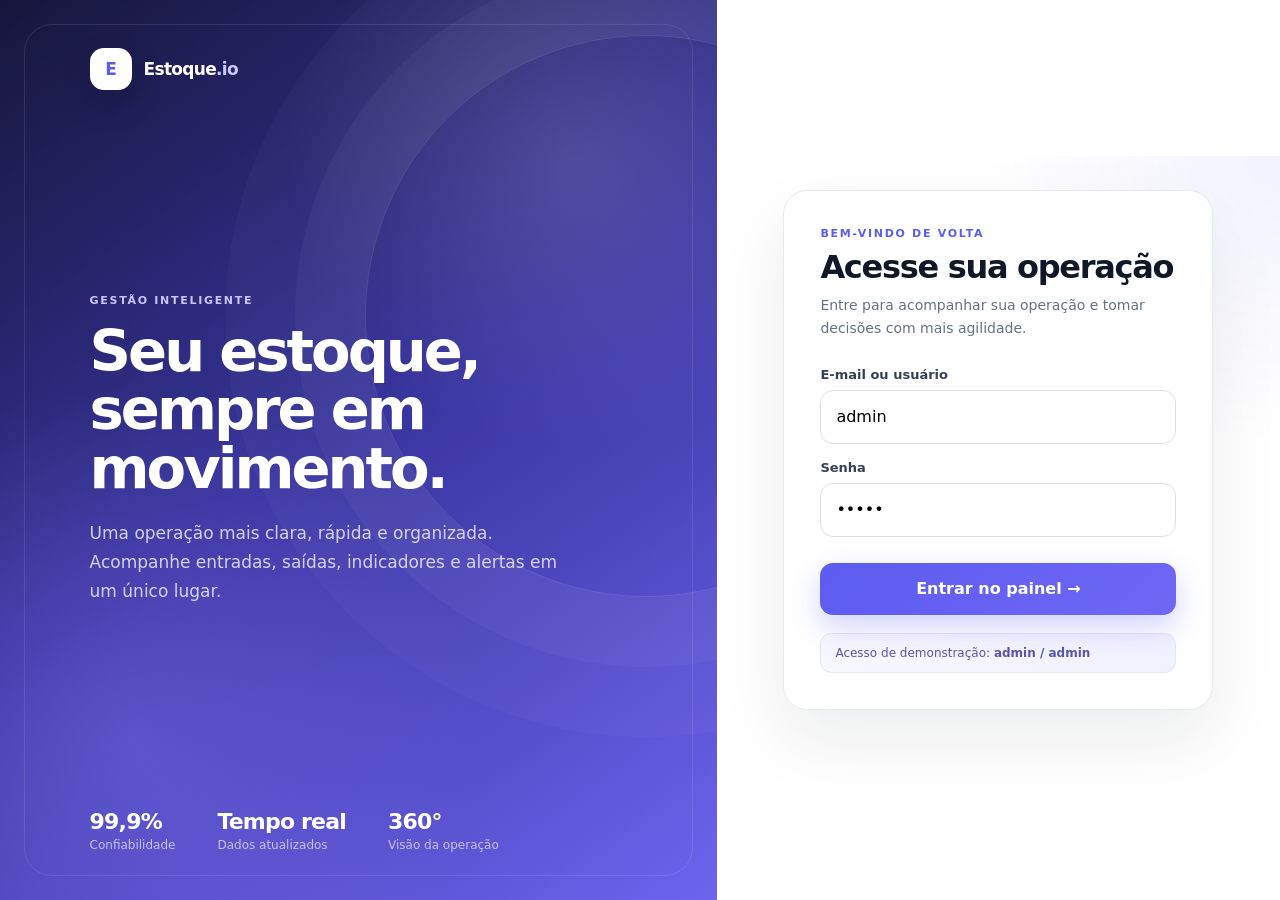
<file: index.html>
<!doctype html>
<html lang="pt-BR">
<head>
  <meta charset="UTF-8" />
  <meta name="viewport" content="width=device-width, initial-scale=1.0" />
  <meta name="theme-color" content="#5b5cf0" />
  <title>Estoque.io | Gestão inteligente</title>
  <style>
    :root{
      --ink:#101828;--muted:#667085;--line:#e7eaf0;--surface:#fff;--canvas:#f5f7fb;
      --brand:#5b5cf0;--brand-dark:#4748d7;--brand-soft:#eef0ff;--green:#12a874;
      --green-soft:#eafaf4;--red:#e65064;--red-soft:#fff0f2;--amber:#f59e0b;
      --amber-soft:#fff7e6;--blue:#4388e8;--blue-soft:#eef6ff;
      --shadow:0 10px 30px rgba(16,24,40,.06);--shadow-lg:0 28px 70px rgba(16,24,40,.14);
    }
    *{box-sizing:border-box}
    html{scroll-behavior:smooth}
    body{margin:0;font-family:Inter,ui-sans-serif,system-ui,-apple-system,"Segoe UI",sans-serif;color:var(--ink);background:radial-gradient(circle at 80% -10%,rgba(91,92,240,.08),transparent 28rem),var(--canvas);-webkit-font-smoothing:antialiased}
    button,input,select{font:inherit}
    button{border:0;cursor:pointer}
    [hidden]{display:none!important}

    /* LOGIN */
    .login{min-height:100vh;display:grid;grid-template-columns:1.12fr .88fr;background:#fff}
    .login-visual{padding:48px 7vw;display:flex;flex-direction:column;justify-content:space-between;background:radial-gradient(circle at 80% 18%,rgba(255,255,255,.14),transparent 18rem),radial-gradient(circle at 18% 82%,rgba(137,124,255,.34),transparent 22rem),linear-gradient(145deg,#16163a 0%,#38349d 48%,#6d64ef 100%);color:#fff;position:relative;overflow:hidden}
    .login-visual:before{content:"";position:absolute;inset:24px;border:1px solid rgba(255,255,255,.1);border-radius:28px;pointer-events:none}
    .login-visual:after{content:"";position:absolute;width:560px;height:560px;border:1px solid rgba(255,255,255,.12);border-radius:50%;right:-210px;top:35px;box-shadow:0 0 0 70px rgba(255,255,255,.035),0 0 0 140px rgba(255,255,255,.025)}
    .brand{display:flex;gap:12px;align-items:center;font-size:17px;font-weight:850;letter-spacing:-.7px;position:relative;z-index:1}
    .brand-mark{width:42px;height:42px;border-radius:14px;background:#fff;color:var(--brand);display:grid;place-items:center;font-weight:900;box-shadow:0 14px 30px rgba(8,8,30,.22)}
    .login-copy{max-width:570px;position:relative;z-index:1}
    .eyebrow{font-size:11px;font-weight:850;letter-spacing:1.7px;text-transform:uppercase;color:#c8c5ff}
    .login-copy h1{font-size:clamp(40px,4.5vw,68px);line-height:1.02;letter-spacing:-3px;margin:16px 0 20px}
    .login-copy p{font-size:17px;line-height:1.7;color:rgba(255,255,255,.76);max-width:470px;margin:0}
    .mini-stats{display:flex;gap:42px;font-size:12px;color:rgba(255,255,255,.65);position:relative;z-index:1}
    .mini-stats b{font-size:22px;display:block;color:#fff;margin-bottom:4px;letter-spacing:-.8px}
    .login-form{display:flex;justify-content:center;align-items:center;padding:34px;background:radial-gradient(circle at 100% 0%,rgba(91,92,240,.08),transparent 18rem),#fff}
    .form-card{width:min(430px,100%);padding:36px;background:rgba(255,255,255,.9);border:1px solid rgba(230,234,240,.95);border-radius:24px;box-shadow:0 30px 70px rgba(16,24,40,.08);backdrop-filter:blur(18px)}
    .form-card h2{font-size:32px;letter-spacing:-1.3px;margin:8px 0;color:#101828}
    .form-card>p{color:var(--muted);line-height:1.6;font-size:14px;margin:0 0 28px}
    .field{display:grid;gap:8px;margin:16px 0}
    .field label{font-size:13px;font-weight:750;color:#344054}
    .field input{height:54px;border:1px solid #d9dee8;border-radius:13px;padding:0 15px;outline:none;background:#fff;transition:.2s}
    .field input:hover{border-color:#c5cada}
    .field input:focus{border-color:var(--brand);box-shadow:0 0 0 4px rgba(91,92,240,.11)}
    .primary{background:linear-gradient(135deg,var(--brand),#7067f4);color:#fff;height:52px;border-radius:13px;font-weight:800;width:100%;margin-top:10px;box-shadow:0 12px 30px rgba(91,92,240,.28);transition:.2s}
    .primary:hover{transform:translateY(-2px);background:linear-gradient(135deg,var(--brand-dark),#6258e8)}
    .hint{margin-top:18px;padding:12px 14px;border-radius:11px;border:1px solid #e4e5ff;background:linear-gradient(135deg,#f8f8ff,#f0f1ff);color:#5955a7;font-size:12px}

    /* APP */
    .app{display:grid;grid-template-columns:270px minmax(0,1fr);min-height:100vh}
    .side{position:sticky;top:0;height:100vh;background:rgba(255,255,255,.94);border-right:1px solid var(--line);padding:24px 16px;display:flex;flex-direction:column;backdrop-filter:blur(18px);z-index:4}
    .side .brand{padding:0 9px 30px;color:var(--ink)}
    .side .brand-mark{background:linear-gradient(135deg,var(--brand),#7168ef);color:#fff;box-shadow:0 10px 24px rgba(91,92,240,.24)}
    .nav{display:grid;gap:7px}
    .nav button{position:relative;display:flex;align-items:center;gap:12px;min-height:46px;padding:10px 12px;background:transparent;color:#667085;text-align:left;border-radius:12px;font-size:13px;font-weight:750;transition:.2s}
    .nav button:hover{color:#3738bd;background:#f7f7ff;transform:translateX(2px)}
    .nav button.active{color:#3839c7;background:linear-gradient(90deg,#f0f1ff,#f8f8ff);box-shadow:inset 0 0 0 1px #e5e6ff}
    .nav button.active:before{content:"";position:absolute;left:-6px;top:10px;bottom:10px;width:3px;border-radius:999px;background:var(--brand)}
    .ico{width:29px;height:29px;display:grid;place-items:center;border-radius:9px;background:#f4f6fa;flex:0 0 29px;color:currentColor}
    .ico svg{width:17px;height:17px;stroke:currentColor;fill:none;stroke-width:1.8;stroke-linecap:round;stroke-linejoin:round}
    .nav button.active .ico{background:#e5e6ff}
    .side-bottom{margin-top:auto;padding:18px 9px 0;border-top:1px solid #edf0f5;display:flex;gap:10px;align-items:center}
    .avatar{width:38px;height:38px;border-radius:50%;background:linear-gradient(135deg,#ffbb78,#e77b9e);color:#fff;display:grid;place-items:center;font-size:11px;font-weight:850;box-shadow:0 5px 14px rgba(180,98,130,.18)}
    .who{font-size:11px;color:var(--muted)}
    .who b{display:block;color:var(--ink);font-size:12px;margin-bottom:2px}

    main{padding:34px 42px 48px;max-width:1600px;width:100%;margin:auto}
    .top{display:flex;align-items:center;justify-content:space-between;margin-bottom:28px;gap:20px}
    .top h1{font-size:29px;letter-spacing:-1.3px;margin:0 0 5px;font-weight:850}
    .top p{margin:0;color:#7a8498;font-size:13px}
    .actions{display:flex;gap:10px;align-items:center}
    .bell{width:44px;height:44px;border:1px solid #e3e7ef;background:#fff;border-radius:13px;display:grid;place-items:center;position:relative;box-shadow:0 1px 2px rgba(16,24,40,.04)}
    .bell svg{width:18px;height:18px;stroke:#667085;fill:none;stroke-width:1.8}
    .bell:after{content:"";position:absolute;width:7px;height:7px;border-radius:50%;background:var(--red);top:8px;right:9px;border:2px solid #fff}
    .new{height:44px;border-radius:13px;background:linear-gradient(135deg,var(--brand),#7067f4);color:#fff;padding:0 18px;font-weight:800;box-shadow:0 10px 25px rgba(91,92,240,.22);transition:.2s}
    .new:hover{transform:translateY(-1px);box-shadow:0 14px 28px rgba(91,92,240,.28)}
    .dashboard{display:grid;gap:20px}
    .metrics{display:grid;grid-template-columns:repeat(4,minmax(0,1fr));gap:16px}
    .metric,.panel{background:rgba(255,255,255,.97);border:1px solid rgba(228,232,240,.95);border-radius:18px;box-shadow:0 1px 2px rgba(16,24,40,.035);transition:.2s}
    .metric{position:relative;overflow:hidden;padding:21px}
    .metric:hover,.panel:hover{border-color:#dce0ea;box-shadow:var(--shadow);transform:translateY(-1px)}
    .metric:after{content:"";position:absolute;width:110px;height:110px;border-radius:50%;right:-50px;top:-55px;background:rgba(91,92,240,.035)}
    .metric-top{display:flex;justify-content:space-between;align-items:center;color:var(--muted);font-size:12px;font-weight:750}
    .metric-icon{width:38px;height:38px;border-radius:11px;display:grid;place-items:center}
    .metric-icon svg{width:18px;height:18px;stroke:currentColor;fill:none;stroke-width:1.8}
    .purple{background:var(--brand-soft);color:var(--brand)}.blue{background:var(--blue-soft);color:var(--blue)}.orange{background:var(--amber-soft);color:var(--amber)}.pink{background:var(--red-soft);color:var(--red)}
    .metric strong{display:block;font-size:28px;letter-spacing:-1.3px;margin:14px 0 7px;font-weight:850}
    .trend{font-size:11px;color:var(--muted);line-height:1.5}.trend b{color:var(--green)}
    .content-grid,.bottom-grid{display:grid;grid-template-columns:1.55fr 1fr;gap:16px}
    .panel{padding:23px}
    .panel-head{display:flex;justify-content:space-between;align-items:center;margin-bottom:22px;gap:16px}
    .panel h3{margin:0;font-size:16px;letter-spacing:-.3px;font-weight:800}
    .panel-head span{display:block;margin-top:4px;font-size:11px;color:#8992a6}
    .select{border:1px solid #e1e5ec;border-radius:10px;background:#fff;padding:8px 10px;color:var(--muted);font-size:11px;outline:none}
    .chart{height:235px;display:flex;align-items:flex-end;gap:17px;padding:20px 4px 0;border-bottom:1px solid var(--line);background:repeating-linear-gradient(to bottom,transparent 0,transparent 54px,rgba(226,230,238,.6) 55px)}
    .bar-wrap{height:100%;flex:1;display:flex;flex-direction:column;justify-content:flex-end;align-items:center;gap:9px}
    .bar{width:100%;max-width:44px;border-radius:9px 9px 3px 3px;background:linear-gradient(180deg,#9a8cff,#5b5cf0);min-height:16px;position:relative;box-shadow:0 8px 16px rgba(91,92,240,.14);transition:.2s}
    .bar:hover{transform:translateY(-3px)}
    .bar:hover:before{content:attr(data-value);position:absolute;top:-33px;left:50%;transform:translateX(-50%);background:#171b2f;color:#fff;padding:5px 8px;border-radius:7px;font-size:10px;white-space:nowrap}
    .bar-wrap small{font-size:10px;color:var(--muted)}
    .stock-list,.activity-list,.low-list{display:grid;gap:8px}
    .stock{display:grid;grid-template-columns:44px 1fr auto;align-items:center;gap:11px;padding:8px;border-radius:12px}
    .stock:hover,.activity:hover{background:#fafbff}
    .product-icon{width:44px;height:44px;border-radius:12px;display:grid;place-items:center;background:linear-gradient(145deg,#f8f9fc,#eef1f6);border:1px solid #edf0f5;font-size:19px}
    .stock-name b,.activity b{font-size:12px;display:block}
    .stock-name span,.activity span{font-size:10px;color:var(--muted)}
    .progress{height:6px;background:#edf0f5;border-radius:6px;margin-top:8px;overflow:hidden}
    .progress i{display:block;height:100%;background:linear-gradient(90deg,#766df3,var(--brand));border-radius:inherit}
    .stock-qtd{font-size:12px;text-align:right;font-weight:800}.stock-qtd span{display:block;color:var(--muted);font-weight:500;font-size:9px}
    .activity{display:grid;grid-template-columns:36px 1fr auto;gap:10px;align-items:center;padding:8px;border-radius:12px}
    .activity-ico{width:36px;height:36px;border-radius:50%;display:grid;place-items:center;font-size:13px;font-weight:900}
    .in{background:var(--green-soft);color:var(--green)}.out{background:var(--red-soft);color:var(--red)}
    .movement{font-size:11px;font-weight:850}.movement.in,.movement.out{background:none}
    .low{display:flex;justify-content:space-between;align-items:center;padding:13px 3px;border-bottom:1px solid var(--line);gap:12px}
    .low:last-child{border:0}
    .tag{font-size:9px;font-weight:850;border-radius:999px;padding:6px 9px}.critical{background:var(--red-soft);color:var(--red)}.attention{background:var(--amber-soft);color:#cb8200}
    .link{font-size:11px;font-weight:800;color:#5556da;background:none;padding:0}.link:hover{text-decoration:underline}

    /* VIEWS / TABLE */
    .view{display:none}.view.show{display:block}
    .table-panel{padding:0;overflow:auto}
    .table-toolbar{padding:18px 20px;display:flex;gap:13px;justify-content:space-between;border-bottom:1px solid var(--line);background:#fff}
    .search{width:340px;max-width:70%;height:42px;border:1px solid #e0e4ec;border-radius:11px;padding:0 13px;outline:none;background:#fafbfc}
    .search:focus{background:#fff;border-color:var(--brand);box-shadow:0 0 0 4px rgba(91,92,240,.09)}
    .filter{border:1px solid #e1e5ec;background:#fff;border-radius:10px;padding:0 13px;color:var(--muted);font-size:11px}
    table{border-collapse:collapse;width:100%;font-size:12px}
    th{text-align:left;background:#f8fafc;padding:14px 20px;color:#778196;font-size:10px;text-transform:uppercase;letter-spacing:.7px}
    td{padding:16px 20px;border-top:1px solid #edf0f4}
    tbody tr{transition:.18s}tbody tr:hover{background:#fafbff}
    .status{font-size:10px;font-weight:800;padding:6px 10px;border-radius:20px;background:var(--green-soft);color:#159564}.status.low{background:var(--amber-soft);color:#c77a00}
    .product-cell{display:flex;align-items:center;gap:10px}.product-cell .product-icon{width:32px;height:32px;font-size:14px;border-radius:9px}

    /* MODAL */
    .modal{display:none;position:fixed;inset:0;background:rgba(14,18,38,.56);z-index:20;place-items:center;padding:16px;backdrop-filter:blur(8px)}
    .modal.open{display:grid}
    .modal-card{width:min(500px,100%);background:#fff;border:1px solid rgba(255,255,255,.55);border-radius:22px;padding:27px;box-shadow:var(--shadow-lg);animation:modalIn .22s ease both}
    .modal-title{display:flex;align-items:center;justify-content:space-between}.modal-title h2{font-size:22px;margin:0;font-weight:850}
    .close{background:#f3f4fa;width:36px;height:36px;border-radius:11px;color:#68758c;font-size:20px}
    .two-fields{display:grid;grid-template-columns:1fr 1fr;gap:12px}
    @keyframes modalIn{from{opacity:0;transform:translateY(10px) scale(.98)}to{opacity:1;transform:translateY(0) scale(1)}}

    @media(max-width:1100px){.app{grid-template-columns:230px minmax(0,1fr)}main{padding:30px 28px 40px}.metrics{grid-template-columns:repeat(2,minmax(0,1fr))}}
    @media(max-width:820px){.app{grid-template-columns:78px minmax(0,1fr)}.side{padding:22px 10px}.side .brand{padding:0 0 28px;justify-content:center}.brand-name,.nav span:not(.ico),.side-bottom .who{display:none}.nav button{justify-content:center;padding:9px}.nav button.active:before{left:-4px}.side-bottom{justify-content:center}.content-grid,.bottom-grid{grid-template-columns:1fr}}
    @media(max-width:600px){.login{grid-template-columns:1fr}.login-visual{min-height:330px;padding:30px}.login-visual:before{inset:14px}.login-copy h1{font-size:38px;letter-spacing:-2px}.mini-stats{gap:18px}.login-form{padding:28px 20px}.form-card{padding:0;border:0;box-shadow:none}.app{display:block}.side{position:sticky;top:0;height:64px;display:flex;flex-direction:row;padding:9px 10px;border-bottom:1px solid var(--line)}.side .brand{padding:0;flex:1;justify-content:flex-start}.brand-name{display:inline}.nav{display:flex;gap:2px}.nav button{padding:8px}.nav button:nth-child(n+5){display:none}.side-bottom{display:none}main{padding:22px 14px 34px}.top{align-items:flex-start}.top p{display:none}.top h1{font-size:24px}.new{font-size:0;width:44px;padding:0}.new:after{content:"+";font-size:20px}.metrics{grid-template-columns:1fr 1fr;gap:10px}.metric{padding:15px}.metric strong{font-size:23px}.panel{padding:17px}.chart{gap:7px}.table-toolbar{padding:13px}.search{width:100%;max-width:100%}.filter{display:none}th:nth-child(3),td:nth-child(3),th:nth-child(5),td:nth-child(5){display:none}.two-fields{grid-template-columns:1fr}}
  </style>
</head>
<body>
  <section id="login" class="login">
    <aside class="login-visual">
      <div class="brand"><div class="brand-mark">E</div><span>Estoque<span style="color:#cbc8ff">.io</span></span></div>
      <div class="login-copy">
        <div class="eyebrow">Gestão inteligente</div>
        <h1>Seu estoque, sempre em movimento.</h1>
        <p>Uma operação mais clara, rápida e organizada. Acompanhe entradas, saídas, indicadores e alertas em um único lugar.</p>
      </div>
      <div class="mini-stats"><div><b>99,9%</b>Confiabilidade</div><div><b>Tempo real</b>Dados atualizados</div><div><b>360°</b>Visão da operação</div></div>
    </aside>
    <main class="login-form">
      <form class="form-card" onsubmit="enter(event)">
        <div class="eyebrow" style="color:var(--brand)">Bem-vindo de volta</div>
        <h2>Acesse sua operação</h2>
        <p>Entre para acompanhar sua operação e tomar decisões com mais agilidade.</p>
        <div class="field"><label for="user">E-mail ou usuário</label><input id="user" required placeholder="Digite seu usuário" value="admin"></div>
        <div class="field"><label for="password">Senha</label><input id="password" required type="password" placeholder="Digite sua senha" value="admin"></div>
        <button class="primary" type="submit">Entrar no painel →</button>
        <div class="hint">Acesso de demonstração: <b>admin / admin</b></div>
      </form>
    </main>
  </section>

  <section id="app" class="app" hidden>
    <aside class="side">
      <div class="brand"><div class="brand-mark">E</div><span class="brand-name">Estoque<span style="color:var(--brand)">.io</span></span></div>
      <nav class="nav">
        <button class="active" onclick="switchView('dashboard',this)"><span class="ico"><svg viewBox="0 0 24 24"><rect x="3" y="3" width="7" height="7"/><rect x="14" y="3" width="7" height="7"/><rect x="3" y="14" width="7" height="7"/><rect x="14" y="14" width="7" height="7"/></svg></span><span>Painel</span></button>
        <button onclick="switchView('products',this)"><span class="ico"><svg viewBox="0 0 24 24"><path d="M4 7.5 12 3l8 4.5v9L12 21l-8-4.5z"/><path d="M4 7.5 12 12l8-4.5M12 12v9"/></svg></span><span>Produtos</span></button>
        <button onclick="switchView('categories',this)"><span class="ico"><svg viewBox="0 0 24 24"><path d="m4 4 7 0 2 3h7v13H4z"/></svg></span><span>Categorias</span></button>
        <button onclick="switchView('moves',this)"><span class="ico"><svg viewBox="0 0 24 24"><path d="M7 4v15m0 0-3-3m3 3 3-3M17 20V5m0 0-3 3m3-3 3 3"/></svg></span><span>Movimentações</span></button>
        <button onclick="switchView('reports',this)"><span class="ico"><svg viewBox="0 0 24 24"><path d="M4 20V10m6 10V4m6 16v-7m4 7V7"/></svg></span><span>Relatórios</span></button>
      </nav>
      <div class="side-bottom"><div class="avatar">SG</div><div class="who"><b>Sheila Gomes</b>Administrador</div></div>
    </aside>

    <main>
      <header class="top">
        <div><h1 id="page-title">Visão geral</h1><p id="page-sub">Terça-feira, 18 de agosto de 2026</p></div>
        <div class="actions">
          <button class="bell" aria-label="Notificações"><svg viewBox="0 0 24 24"><path d="M18 8a6 6 0 0 0-12 0c0 7-3 7-3 9h18c0-2-3-2-3-9"/><path d="M10 21h4"/></svg></button>
          <button class="new" onclick="openModal('product')">+ Novo produto</button>
        </div>
      </header>

      <section id="dashboard" class="view show">
        <div class="dashboard">
          <div class="metrics">
            <article class="metric"><div class="metric-top">Produtos ativos <span class="metric-icon purple"><svg viewBox="0 0 24 24"><path d="M4 7.5 12 3l8 4.5v9L12 21l-8-4.5z"/></svg></span></div><strong>248</strong><div class="trend"><b>+12,5%</b> vs. mês anterior</div></article>
            <article class="metric"><div class="metric-top">Itens em estoque <span class="metric-icon blue"><svg viewBox="0 0 24 24"><path d="M5 5h14v14H5zM8 9h8M8 13h8M8 17h5"/></svg></span></div><strong>1.842</strong><div class="trend"><b>+8,2%</b> vs. mês anterior</div></article>
            <article class="metric"><div class="metric-top">Valor em estoque <span class="metric-icon orange"><svg viewBox="0 0 24 24"><circle cx="12" cy="12" r="8"/><path d="M9.5 9.5c.5-1 1.6-1.5 2.8-1.5 1.7 0 3 1 3 2.3 0 3-6 1.4-6 4 0 1.3 1.3 2.3 3 2.3 1.2 0 2.3-.5 2.8-1.5M12 6.5v11"/></svg></span></div><strong>R$ 34,7k</strong><div class="trend"><b>+5,4%</b> vs. mês anterior</div></article>
            <article class="metric"><div class="metric-top">Atenção necessária <span class="metric-icon pink"><svg viewBox="0 0 24 24"><path d="M12 4 3 20h18z"/><path d="M12 9v5m0 3v.1"/></svg></span></div><strong>08</strong><div class="trend"><b style="color:var(--red)">3 críticos</b> em estoque mínimo</div></article>
          </div>

          <div class="content-grid">
            <article class="panel">
              <div class="panel-head"><div><h3>Movimentação de estoque</h3><span>Entradas e saídas nos últimos 7 dias</span></div><select class="select"><option>Últimos 7 dias</option></select></div>
              <div class="chart">
                <div class="bar-wrap"><div class="bar" style="height:42%" data-value="R$ 3.240"></div><small>Seg</small></div>
                <div class="bar-wrap"><div class="bar" style="height:65%" data-value="R$ 5.180"></div><small>Ter</small></div>
                <div class="bar-wrap"><div class="bar" style="height:48%" data-value="R$ 3.960"></div><small>Qua</small></div>
                <div class="bar-wrap"><div class="bar" style="height:78%" data-value="R$ 6.440"></div><small>Qui</small></div>
                <div class="bar-wrap"><div class="bar" style="height:57%" data-value="R$ 4.720"></div><small>Sex</small></div>
                <div class="bar-wrap"><div class="bar" style="height:93%" data-value="R$ 7.680"></div><small>Sáb</small></div>
                <div class="bar-wrap"><div class="bar" style="height:68%" data-value="R$ 5.360"></div><small>Dom</small></div>
              </div>
            </article>
            <article class="panel">
              <div class="panel-head"><div><h3>Mais movimentados</h3><span>Por quantidade no mês</span></div><button class="link" onclick="switchView('products',document.querySelectorAll('.nav button')[1])">Ver todos</button></div>
              <div class="stock-list">
                <div class="stock"><div class="product-icon">💻</div><div class="stock-name"><b>Notebook Dell XPS</b><span>Informática</span><div class="progress"><i style="width:82%"></i></div></div><div class="stock-qtd">128<span>unidades</span></div></div>
                <div class="stock"><div class="product-icon">🖱️</div><div class="stock-name"><b>Mouse sem fio</b><span>Periféricos</span><div class="progress"><i style="width:64%"></i></div></div><div class="stock-qtd">96<span>unidades</span></div></div>
                <div class="stock"><div class="product-icon">⌨️</div><div class="stock-name"><b>Teclado mecânico</b><span>Periféricos</span><div class="progress"><i style="width:45%"></i></div></div><div class="stock-qtd">74<span>unidades</span></div></div>
              </div>
            </article>
          </div>

          <div class="bottom-grid">
            <article class="panel">
              <div class="panel-head"><div><h3>Atividade recente</h3><span>Últimas movimentações registradas</span></div><button class="link" onclick="switchView('moves',document.querySelectorAll('.nav button')[3])">Ver histórico</button></div>
              <div class="activity-list">
                <div class="activity"><div class="activity-ico in">↓</div><div><b>Entrada de mercadoria</b><span>40 un. de Mouse sem fio · Hoje, 11:32</span></div><div class="movement in">+40 un.</div></div>
                <div class="activity"><div class="activity-ico out">↑</div><div><b>Saída para pedido #1048</b><span>2 un. de Notebook Dell XPS · Hoje, 09:15</span></div><div class="movement out">−2 un.</div></div>
                <div class="activity"><div class="activity-ico in">↓</div><div><b>Entrada de mercadoria</b><span>15 un. de Teclado mecânico · Ontem, 16:40</span></div><div class="movement in">+15 un.</div></div>
              </div>
            </article>
            <article class="panel">
              <div class="panel-head"><div><h3>Estoque baixo</h3><span>Produtos que precisam de reposição</span></div><button class="link">Ver todos</button></div>
              <div class="low-list">
                <div class="low"><div><b style="font-size:12px">Headset Bluetooth</b><span style="display:block;color:var(--muted);font-size:10px;margin-top:3px">4 de 15 unidades mínimas</span></div><span class="tag critical">Crítico</span></div>
                <div class="low"><div><b style="font-size:12px">Cabo USB-C</b><span style="display:block;color:var(--muted);font-size:10px;margin-top:3px">12 de 20 unidades mínimas</span></div><span class="tag attention">Atenção</span></div>
              </div>
            </article>
          </div>
        </div>
      </section>

      <section id="products" class="view">
        <article class="panel table-panel">
          <div class="table-toolbar"><input class="search" placeholder="Buscar produtos..." oninput="filterRows(this.value)"><button class="filter">Filtros ▾</button></div>
          <table>
            <thead><tr><th>Produto</th><th>Categoria</th><th>Estoque</th><th>Preço unitário</th><th>Status</th></tr></thead>
            <tbody id="productRows">
              <tr><td><div class="product-cell"><div class="product-icon">💻</div><b>Notebook Dell XPS</b></div></td><td>Informática</td><td>128 un.</td><td>R$ 5.499,00</td><td><span class="status">Disponível</span></td></tr>
              <tr><td><div class="product-cell"><div class="product-icon">🖱️</div><b>Mouse sem fio</b></div></td><td>Periféricos</td><td>96 un.</td><td>R$ 129,90</td><td><span class="status">Disponível</span></td></tr>
              <tr><td><div class="product-cell"><div class="product-icon">🎧</div><b>Headset Bluetooth</b></div></td><td>Áudio</td><td>4 un.</td><td>R$ 249,90</td><td><span class="status low">Estoque baixo</span></td></tr>
              <tr><td><div class="product-cell"><div class="product-icon">⌨️</div><b>Teclado mecânico</b></div></td><td>Periféricos</td><td>74 un.</td><td>R$ 349,90</td><td><span class="status">Disponível</span></td></tr>
            </tbody>
          </table>
        </article>
      </section>

      <section id="categories" class="view">
        <div class="metrics">
          <article class="metric"><div class="metric-top">Informática <span class="metric-icon purple">💻</span></div><strong>82</strong><div class="trend">produtos cadastrados</div></article>
          <article class="metric"><div class="metric-top">Periféricos <span class="metric-icon blue">⌨️</span></div><strong>64</strong><div class="trend">produtos cadastrados</div></article>
          <article class="metric"><div class="metric-top">Áudio <span class="metric-icon orange">🎧</span></div><strong>37</strong><div class="trend">produtos cadastrados</div></article>
        </div>
      </section>

      <section id="moves" class="view">
        <article class="panel">
          <div class="panel-head"><div><h3>Histórico de movimentações</h3><span>Entradas e saídas recentes</span></div><button class="new" onclick="openModal('move')">+ Registrar movimentação</button></div>
          <div class="activity-list">
            <div class="activity"><div class="activity-ico in">↓</div><div><b>Entrada · Mouse sem fio</b><span>Fornecedor Tech Supply · Hoje, 11:32</span></div><div class="movement in">+40 un.</div></div>
            <div class="activity"><div class="activity-ico out">↑</div><div><b>Saída · Notebook Dell XPS</b><span>Pedido #1048 · Hoje, 09:15</span></div><div class="movement out">−2 un.</div></div>
            <div class="activity"><div class="activity-ico in">↓</div><div><b>Entrada · Teclado mecânico</b><span>Fornecedor KeyMax · Ontem, 16:40</span></div><div class="movement in">+15 un.</div></div>
          </div>
        </article>
      </section>

      <section id="reports" class="view">
        <div class="content-grid">
          <article class="panel"><div class="panel-head"><div><h3>Resumo financeiro</h3><span>Visão de estoque por categoria</span></div></div><div class="chart"><div class="bar-wrap"><div class="bar" style="height:90%" data-value="R$ 18.240"></div><small>Informática</small></div><div class="bar-wrap"><div class="bar" style="height:62%;background:linear-gradient(180deg,#6fd9ba,#17a976)" data-value="R$ 10.930"></div><small>Periféricos</small></div><div class="bar-wrap"><div class="bar" style="height:38%;background:linear-gradient(180deg,#ffc270,#f08d36)" data-value="R$ 5.574"></div><small>Áudio</small></div></div></article>
          <article class="panel"><h3>Relatórios disponíveis</h3><div class="low-list" style="margin-top:14px"><div class="low"><b style="font-size:12px">Posição de estoque</b><button class="link">Exportar</button></div><div class="low"><b style="font-size:12px">Produtos abaixo do mínimo</b><button class="link">Exportar</button></div><div class="low"><b style="font-size:12px">Histórico de movimentações</b><button class="link">Exportar</button></div></div></article>
        </div>
      </section>
    </main>
  </section>

  <div class="modal" id="modal">
    <form class="modal-card" onsubmit="addProduct(event)">
      <div class="modal-title"><h2 id="modal-heading">Novo produto</h2><button type="button" class="close" onclick="closeModal()">×</button></div>
      <div class="field"><label>Nome do produto</label><input id="newName" required placeholder="Ex.: Monitor ultrawide"></div>
      <div class="two-fields"><div class="field"><label>Categoria</label><input required placeholder="Categoria"></div><div class="field"><label>Quantidade</label><input required type="number" min="0" placeholder="0"></div></div>
      <div class="two-fields"><div class="field"><label>Preço unitário</label><input required placeholder="R$ 0,00"></div><div class="field"><label>Estoque mínimo</label><input required type="number" min="0" placeholder="0"></div></div>
      <button class="primary" type="submit">Salvar</button>
    </form>
  </div>

  <script>
    const labels={
      dashboard:['Visão geral','Terça-feira, 18 de agosto de 2026'],
      products:['Produtos','Gerencie seu catálogo e níveis de estoque'],
      categories:['Categorias','Organize seus produtos por grupos'],
      moves:['Movimentações','Acompanhe todas as entradas e saídas'],
      reports:['Relatórios','Indicadores para decisões mais assertivas']
    };
    function enter(e){e.preventDefault();document.querySelector('#login').hidden=true;document.querySelector('#app').hidden=false}
    function switchView(id,btn){
      document.querySelectorAll('.view').forEach(v=>v.classList.remove('show'));
      document.querySelector('#'+id).classList.add('show');
      document.querySelectorAll('.nav button').forEach(b=>b.classList.remove('active'));
      btn.classList.add('active');
      document.querySelector('#page-title').textContent=labels[id][0];
      document.querySelector('#page-sub').textContent=labels[id][1];
      document.querySelector('header .new').style.display=id==='products'||id==='dashboard'?'block':'none';
    }
    function openModal(mode){
      document.querySelector('#modal-heading').textContent=mode==='move'?'Registrar movimentação':'Novo produto';
      document.querySelector('#modal').classList.add('open');
    }
    function closeModal(){document.querySelector('#modal').classList.remove('open')}
    function addProduct(e){
      e.preventDefault();
      const name=document.querySelector('#newName').value;
      const row=document.createElement('tr');
      row.innerHTML=`<td><div class="product-cell"><div class="product-icon">📦</div><b>${name}</b></div></td><td>Novo cadastro</td><td>0 un.</td><td>R$ 0,00</td><td><span class="status low">Sem estoque</span></td>`;
      document.querySelector('#productRows').prepend(row);
      closeModal();e.target.reset();
      switchView('products',document.querySelectorAll('.nav button')[1]);
    }
    function filterRows(q){document.querySelectorAll('#productRows tr').forEach(r=>r.style.display=r.innerText.toLowerCase().includes(q.toLowerCase())?'':'none')}
    document.querySelector('#modal').addEventListener('click',e=>{if(e.target.id==='modal')closeModal()});
  </script>
</body>
</html>
</file>
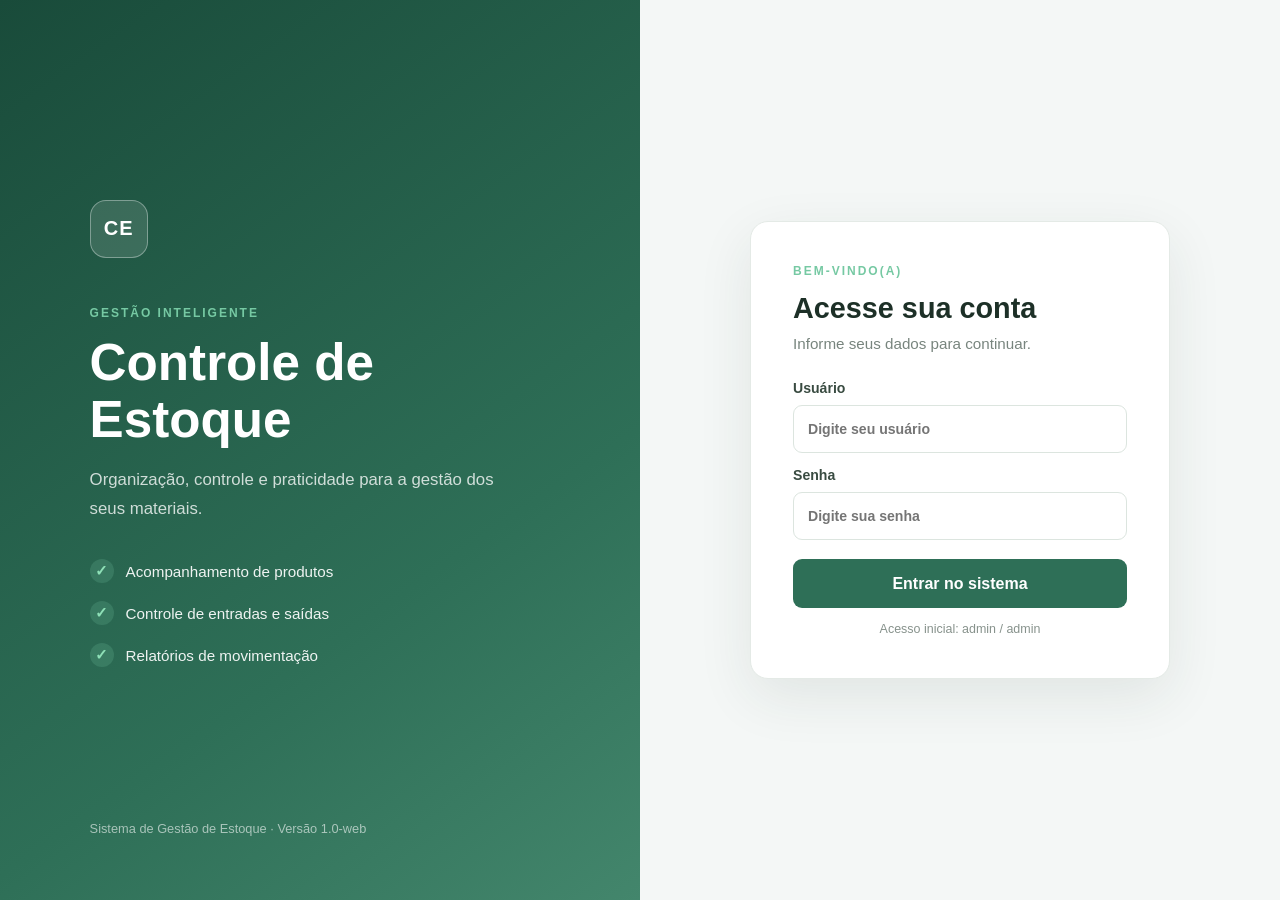
<file: docs/index.html>
﻿<!DOCTYPE html>
<html lang="pt-BR">
<head>
  <meta charset="UTF-8">
  <meta name="viewport" content="width=device-width, initial-scale=1.0">
  <meta name="theme-color" content="#f4f7f6">
  <meta name="description" content="Sistema de controle e gestão de estoque.">
  <title>Controle de Estoque</title>
  <link rel="stylesheet" href="./styles.css">
  <script src="./app.js" defer></script>
</head>
<body>
  <main id="app" aria-live="polite"></main>
</body>
</html>
</file>
<file: docs/styles.css>
:root {
  --primary: #2e6f57;
  --secondary: #425d8a;
  --danger: #b3261e;
  --warning: #8a4b00;
  --bg: #f6f8f7;
  --surface: #ffffff;
  --line: #d9e1dd;
  --text: #1d2521;
  --muted: #63716a;
}

* {
  box-sizing: border-box;
}

body {
  margin: 0;
  background: var(--bg);
  color: var(--text);
  font-family: Arial, Helvetica, sans-serif;
}

button,
input,
select {
  font: inherit;
}

button {
  min-height: 40px;
  border: 0;
  border-radius: 8px;
  padding: 0 14px;
  background: var(--primary);
  color: white;
  cursor: pointer;
  font-weight: 700;
}

button.secondary {
  background: white;
  color: var(--primary);
  border: 1px solid var(--primary);
}

button.danger {
  background: white;
  color: var(--danger);
  border: 1px solid var(--danger);
}

button:disabled {
  opacity: 0.55;
  cursor: not-allowed;
}

input,
select {
  width: 100%;
  min-height: 42px;
  border: 1px solid var(--line);
  border-radius: 8px;
  background: white;
  padding: 8px 10px;
}

label {
  display: grid;
  gap: 6px;
  color: var(--muted);
  font-size: 0.92rem;
}

.login-shell {
  min-height: 100vh;
  display: grid;
  place-items: center;
  padding: 24px;
}

.login-card,
.card {
  width: 100%;
  background: var(--surface);
  border: 1px solid var(--line);
  border-radius: 8px;
  box-shadow: 0 8px 24px rgba(36, 47, 42, 0.08);
}

.login-card {
  max-width: 430px;
  padding: 24px;
}

.stack {
  display: grid;
  gap: 14px;
}

.app-shell {
  min-height: 100vh;
  display: grid;
  grid-template-columns: 260px 1fr;
}

.sidebar {
  background: white;
  border-right: 1px solid var(--line);
  padding: 18px 12px;
}

.brand {
  margin: 0 8px 18px;
  font-size: 1.15rem;
  font-weight: 800;
}

.nav {
  display: grid;
  gap: 6px;
}

.nav button {
  justify-content: flex-start;
  width: 100%;
  background: transparent;
  color: var(--text);
  text-align: left;
}

.nav button.active {
  background: #e6ece9;
  color: var(--primary);
}

.content {
  min-width: 0;
}

.topbar {
  height: 64px;
  display: flex;
  align-items: center;
  justify-content: space-between;
  background: var(--primary);
  color: white;
  padding: 0 20px;
}

.page {
  padding: 18px;
}

.toolbar,
.row-actions,
.segmented {
  display: flex;
  gap: 10px;
  flex-wrap: wrap;
  align-items: center;
}

.toolbar {
  margin-bottom: 14px;
}

.toolbar > * {
  flex: 1 1 220px;
}

.grid {
  display: grid;
  grid-template-columns: repeat(auto-fit, minmax(230px, 1fr));
  gap: 12px;
}

.card {
  padding: 16px;
}

.card h3,
.card h4,
.login-card h1 {
  margin: 0;
}

.muted {
  color: var(--muted);
}

.error {
  color: var(--danger);
  font-weight: 700;
}

.summary-value {
  margin-top: 8px;
  font-size: 1.7rem;
  font-weight: 800;
}

.list {
  display: grid;
  gap: 10px;
}

.item-head {
  display: flex;
  gap: 10px;
  align-items: center;
  justify-content: space-between;
}

.details {
  margin-top: 8px;
  display: grid;
  gap: 5px;
}

.low-stock {
  background: #fff4e5;
  border-color: #f0c47b;
  color: var(--warning);
}

.modal-backdrop {
  position: fixed;
  inset: 0;
  display: grid;
  place-items: center;
  padding: 20px;
  background: rgba(17, 24, 21, 0.42);
}

.modal {
  width: min(680px, 100%);
  max-height: 88vh;
  overflow: auto;
  background: white;
  border-radius: 8px;
  padding: 20px;
}

.form-grid {
  display: grid;
  grid-template-columns: repeat(auto-fit, minmax(190px, 1fr));
  gap: 12px;
}

.full {
  grid-column: 1 / -1;
}

.chart {
  display: grid;
  gap: 12px;
}

.bar-row {
  display: grid;
  gap: 5px;
}

.bar-label {
  display: flex;
  justify-content: space-between;
}

.bar-track {
  height: 14px;
  border-radius: 7px;
  background: #e6ece9;
  overflow: hidden;
}

.bar-fill {
  height: 100%;
  min-width: 4%;
  border-radius: 7px;
  background: var(--secondary);
}

.table-wrap {
  overflow-x: auto;
}

table {
  width: 100%;
  border-collapse: collapse;
  background: white;
}

th,
td {
  border: 1px solid var(--line);
  padding: 9px;
  text-align: left;
  vertical-align: top;
}

th {
  background: #e6ece9;
}

.print-only {
  display: none;
}

@media (max-width: 820px) {
  .app-shell {
    grid-template-columns: 1fr;
  }

  .sidebar {
    border-right: 0;
    border-bottom: 1px solid var(--line);
  }

  .nav {
    grid-template-columns: repeat(2, 1fr);
  }

  .topbar {
    height: auto;
    min-height: 58px;
    align-items: flex-start;
    flex-direction: column;
    gap: 8px;
    padding: 12px 16px;
  }
}

@media print {
  body {
    background: white;
  }

  .no-print {
    display: none !important;
  }

  .print-only {
    display: block;
  }

  .content,
  .page {
    padding: 0;
  }
}

/* ========================================
   NOVO VISUAL DA TELA DE LOGIN
======================================== */

.login-layout {
  min-height: 100vh;
  display: grid;
  grid-template-columns: 1fr 1fr;
  background: #f4f7f6;
}

.login-brand-panel {
  display: flex;
  flex-direction: column;
  justify-content: space-between;
  padding: 64px clamp(32px, 7vw, 100px);
  color: #ffffff;
  background: linear-gradient(145deg, #194b3a, #2e6f57 65%, #43866c);
}

.login-brand-content {
  max-width: 480px;
  margin: auto 0;
}

.login-logo {
  width: 58px;
  height: 58px;
  display: grid;
  place-items: center;
  margin-bottom: 48px;
  border: 1px solid rgba(255,255,255,.35);
  border-radius: 16px;
  background: rgba(255,255,255,.12);
  font-size: 1.25rem;
  font-weight: 800;
  letter-spacing: 1px;
}

.login-eyebrow {
  display: block;
  margin-bottom: 14px;
  color: #76c9a3;
  font-size: .75rem;
  font-weight: 800;
  letter-spacing: 2px;
}

.login-brand-panel h1 {
  margin: 0 0 18px;
  font-size: clamp(2rem, 4vw, 3.4rem);
  line-height: 1.12;
}

.login-brand-panel p {
  max-width: 410px;
  margin-bottom: 36px;
  color: rgba(255,255,255,.78);
  font-size: 1.05rem;
  line-height: 1.7;
}

.login-feature {
  display: flex;
  align-items: center;
  gap: 12px;
  margin: 18px 0;
  color: rgba(255,255,255,.92);
  font-size: .95rem;
}

.login-feature span {
  display: grid;
  place-items: center;
  width: 24px;
  height: 24px;
  border-radius: 50%;
  background: rgba(118,201,163,.2);
  color: #8ee0b7;
  font-weight: 800;
}

.login-brand-footer {
  color: rgba(255,255,255,.58);
  font-size: .8rem;
}

.login-form-panel {
  display: grid;
  place-items: center;
  padding: 40px 24px;
}

.login-card {
  width: min(100%, 420px);
  max-width: 420px;
  padding: 42px;
  border: 1px solid #e4eae6;
  border-radius: 18px;
  background: #ffffff;
  box-shadow: 0 18px 55px rgba(28, 59, 44, .09);
}

.login-heading {
  margin-bottom: 14px;
}

.login-heading h2 {
  margin: 0 0 10px;
  color: #1d3027;
  font-size: 1.8rem;
}

.login-heading p {
  margin: 0;
  color: #78857e;
  font-size: .95rem;
}

.login-card label {
  gap: 9px;
  color: #394b41;
  font-size: .88rem;
  font-weight: 700;
}

.login-card input {
  min-height: 48px;
  padding: 12px 14px;
  border: 1px solid #dce5df;
  border-radius: 9px;
  outline: none;
  transition: border-color .2s, box-shadow .2s;
}

.login-card input:focus {
  border-color: #2e6f57;
  box-shadow: 0 0 0 3px rgba(46,111,87,.12);
}

.login-card button {
  min-height: 49px;
  margin-top: 5px;
  border-radius: 9px;
  background: #2e6f57;
  transition: background .2s, transform .2s;
}

.login-card button:hover {
  background: #245b46;
  transform: translateY(-1px);
}

.login-security-note {
  color: #87928c;
  font-size: .78rem;
  text-align: center;
}

.login-card .error:empty {
  display: none;
}

.login-card .error:not(:empty) {
  color: #b3261e;
  font-size: .85rem;
}

@media (max-width: 760px) {
  .login-layout {
    grid-template-columns: 1fr;
  }

  .login-brand-panel {
    min-height: 270px;
    padding: 30px 26px;
  }

  .login-brand-content {
    margin: auto 0;
  }

  .login-logo {
    width: 46px;
    height: 46px;
    margin-bottom: 22px;
  }

  .login-brand-panel h1 {
    font-size: 2rem;
  }

  .login-brand-panel p {
    margin-bottom: 18px;
  }

  .login-feature {
    display: none;
  }

  .login-brand-footer {
    margin-top: 24px;
  }

  .login-form-panel {
    padding: 28px 18px;
  }

  .login-card {
    padding: 28px 22px;
  }
}
</file>
